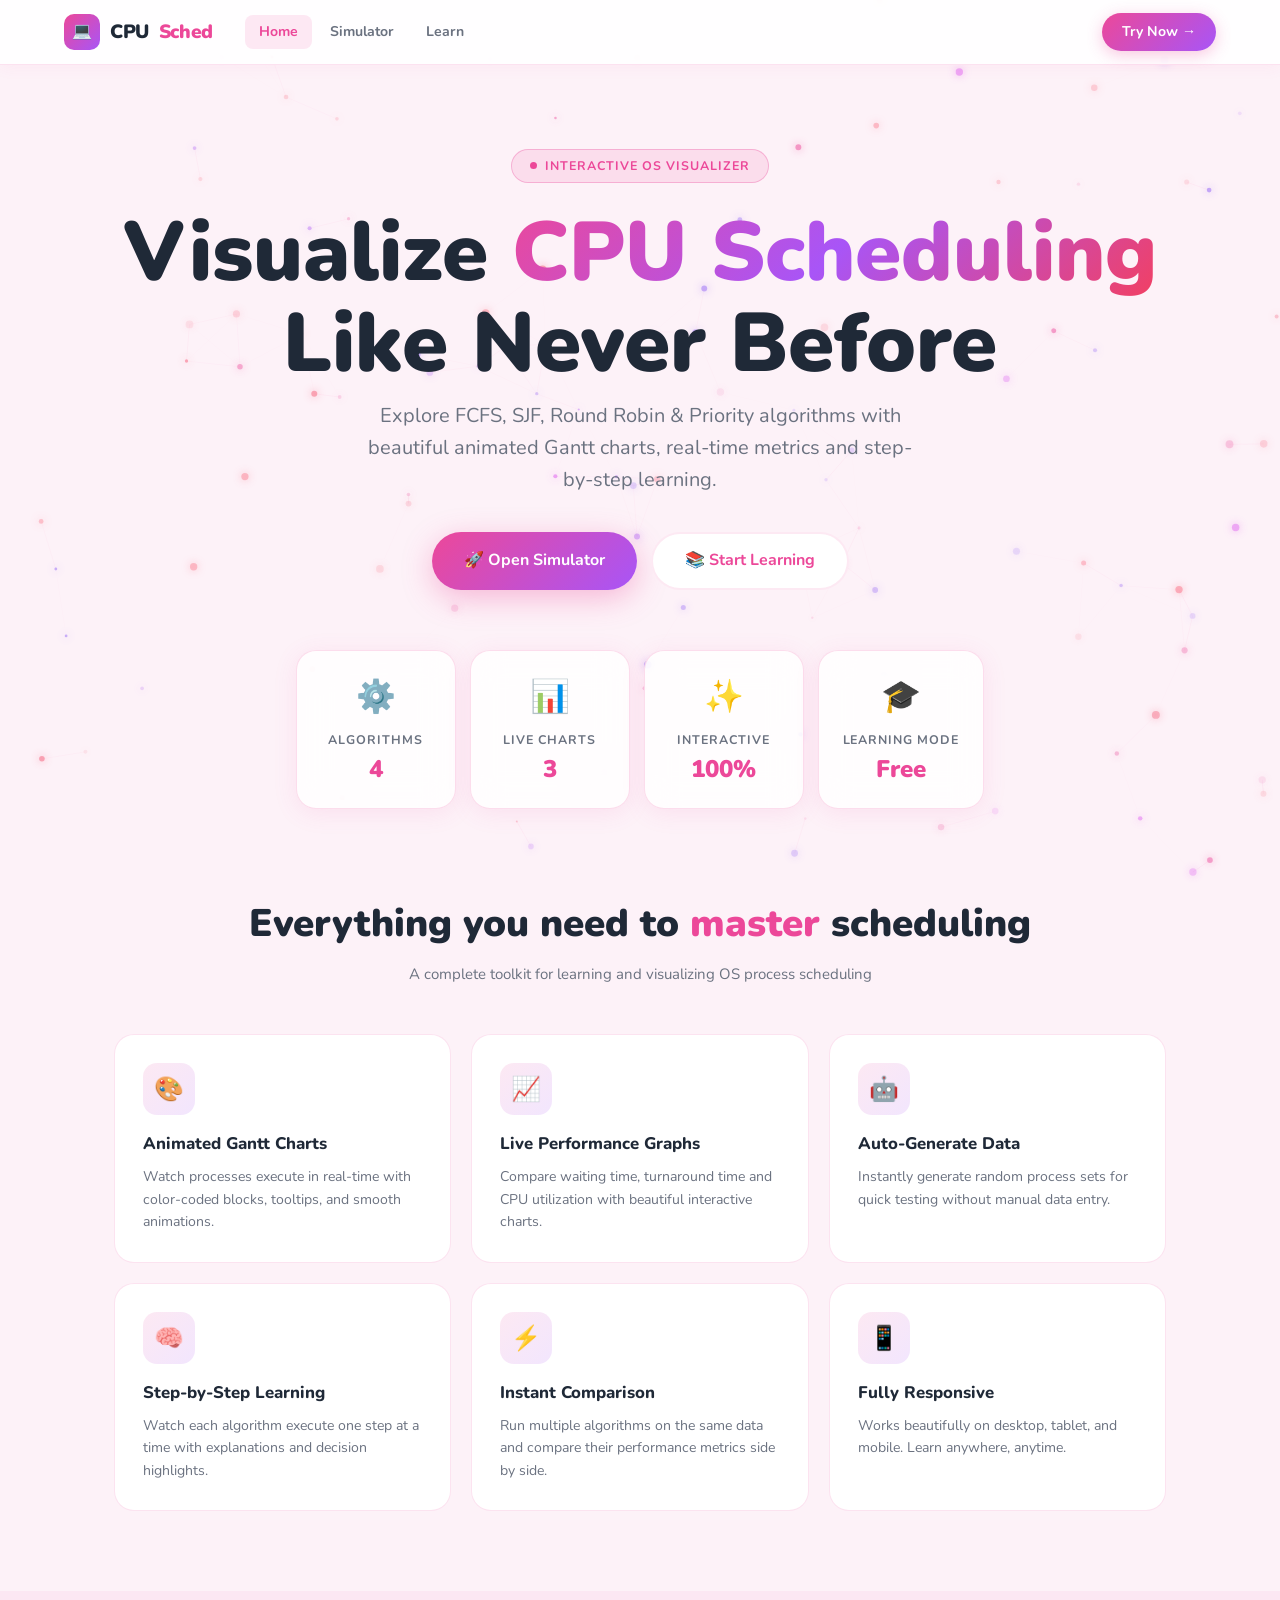
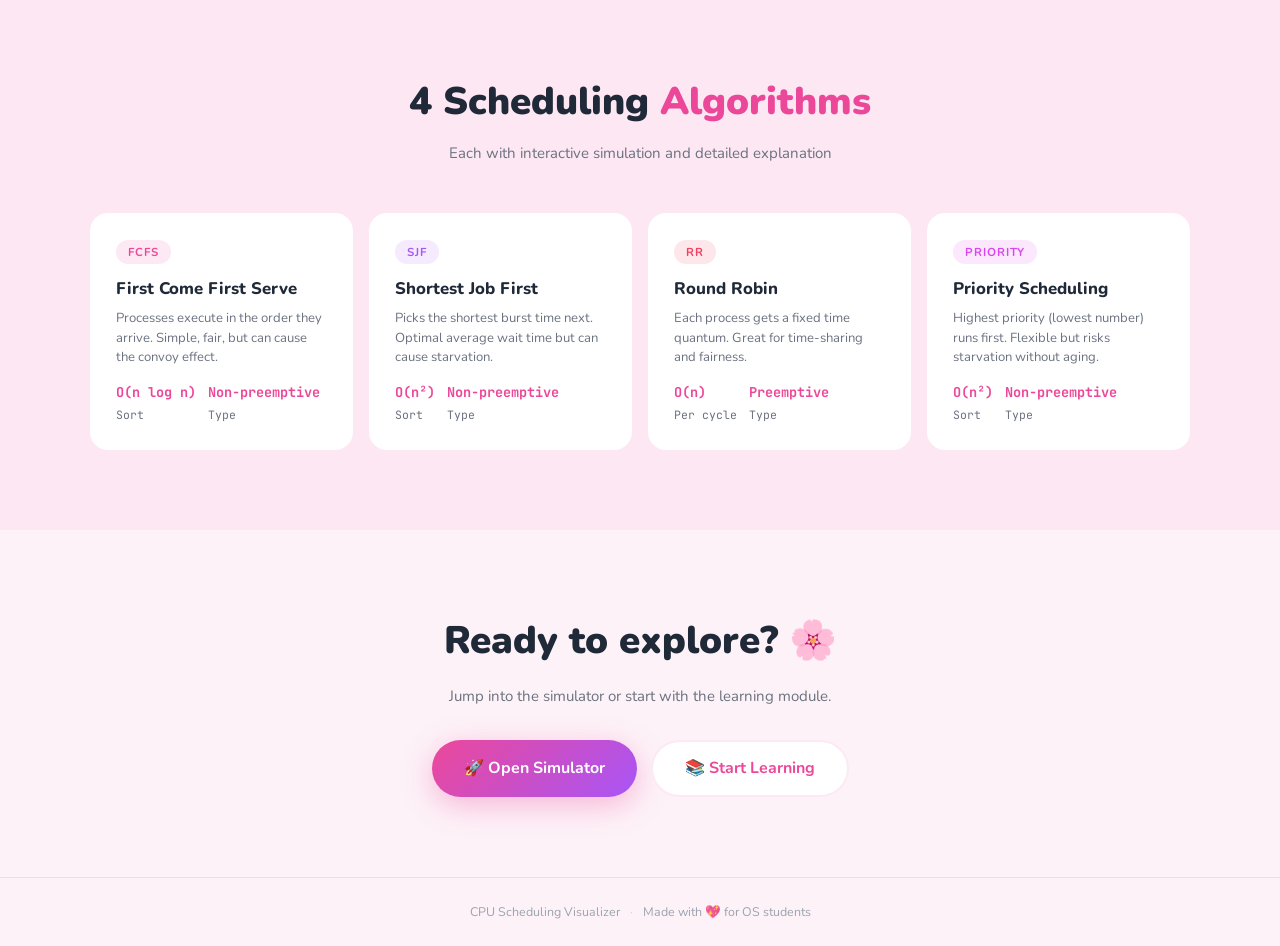
<file: index.html>
<!DOCTYPE html>
<html lang="en">
<head>
  <meta charset="UTF-8"/>
  <meta name="viewport" content="width=device-width, initial-scale=1.0"/>
  <title>CPUSched — CPU Scheduling Visualizer</title>
  <meta name="description" content="Interactive CPU scheduling visualizer with FCFS, SJF, Round Robin and Priority algorithms."/>
  <link rel="preconnect" href="https://fonts.googleapis.com"/>
  <link href="https://fonts.googleapis.com/css2?family=Nunito:wght@400;600;700;800;900&family=JetBrains+Mono:wght@400;600&display=swap" rel="stylesheet"/>
  <link rel="stylesheet" href="shared.css"/>
  <style>
    /* ── HOME PAGE ONLY ── */
    .hero {
      min-height: 92vh;
      display: flex; flex-direction: column;
      align-items: center; justify-content: center;
      text-align: center;
      padding: 40px 24px;
      position: relative; z-index: 1;
    }
    .hero-badge {
      display: inline-flex; align-items: center; gap: 8px;
      background: rgba(236,72,153,.12);
      border: 1px solid rgba(236,72,153,.3);
      border-radius: 50px;
      padding: 6px 18px;
      font-size: .78rem; font-weight: 700;
      color: var(--primary);
      letter-spacing: .08em; text-transform: uppercase;
      margin-bottom: 24px;
      animation: fade-in .6s ease;
    }
    .hero-badge span { width: 7px; height: 7px; border-radius: 50%; background: var(--primary); display: inline-block; animation: blink 1.4s ease-in-out infinite; }
    .hero h1 {
      font-size: clamp(2.6rem, 7vw, 5.2rem);
      font-weight: 900; line-height: 1.1;
      color: var(--text);
      margin-bottom: 10px;
      animation: slide-up .7s ease;
    }
    .hero h1 .grad {
      background: linear-gradient(135deg, var(--primary), var(--secondary), var(--accent));
      -webkit-background-clip: text; -webkit-text-fill-color: transparent;
      background-clip: text;
    }
    .hero-sub {
      font-size: clamp(1rem, 2.5vw, 1.25rem);
      color: var(--text-muted);
      max-width: 560px; margin: 0 auto 36px;
      animation: slide-up .8s ease;
    }
    .hero-btns {
      display: flex; gap: 14px; flex-wrap: wrap; justify-content: center;
      animation: slide-up .9s ease;
    }
    .btn-hero-primary {
      background: linear-gradient(135deg, var(--primary), var(--secondary));
      color: #fff; font-family: var(--font-body); font-weight: 700;
      font-size: 1rem; padding: 14px 32px;
      border: none; border-radius: 50px; cursor: pointer;
      box-shadow: 0 8px 30px rgba(236,72,153,.35);
      transition: all .25s; text-decoration: none; display: inline-flex; align-items: center; gap: 8px;
    }
    .btn-hero-primary:hover { transform: translateY(-3px); box-shadow: 0 14px 40px rgba(236,72,153,.5); }
    .btn-hero-secondary {
      background: #fff; color: var(--primary);
      border: 2px solid var(--primary-light);
      font-family: var(--font-body); font-weight: 700;
      font-size: 1rem; padding: 14px 32px;
      border-radius: 50px; cursor: pointer;
      transition: all .25s; text-decoration: none; display: inline-flex; align-items: center; gap: 8px;
    }
    .btn-hero-secondary:hover { border-color: var(--primary); background: var(--surface-2); transform: translateY(-3px); }

    /* Floating cards */
    .hero-cards {
      display: flex; gap: 14px; justify-content: center;
      flex-wrap: wrap; margin-top: 60px;
      animation: slide-up 1s ease;
    }
    .hero-card {
      background: rgba(255,255,255,.85); backdrop-filter: blur(16px);
      border: 1px solid rgba(236,72,153,.18);
      border-radius: 20px; padding: 20px 24px;
      min-width: 160px; text-align: center;
      box-shadow: 0 4px 24px rgba(236,72,153,.1);
      transition: transform .25s, box-shadow .25s;
    }
    .hero-card:hover { transform: translateY(-6px); box-shadow: 0 12px 40px rgba(236,72,153,.2); }
    .hero-card-icon { font-size: 2rem; margin-bottom: 8px; }
    .hero-card-label { font-size: .78rem; font-weight: 700; color: var(--text-muted); text-transform: uppercase; letter-spacing: .08em; }
    .hero-card-value { font-size: 1.5rem; font-weight: 900; color: var(--primary); }

    /* Features */
    .features { max-width: 1100px; margin: 0 auto 80px; padding: 0 24px; }
    .section-label { text-align: center; margin-bottom: 48px; }
    .section-label h2 { font-size: clamp(1.6rem, 4vw, 2.4rem); font-weight: 900; color: var(--text); }
    .section-label p { color: var(--text-muted); margin-top: 8px; }
    .features-grid {
      display: grid; grid-template-columns: repeat(auto-fit, minmax(280px, 1fr)); gap: 20px;
    }
    .feature-card {
      background: #fff; border: 1px solid var(--border);
      border-radius: 20px; padding: 28px;
      transition: all .25s; position: relative; overflow: hidden;
    }
    .feature-card::before {
      content: ''; position: absolute; top: 0; left: 0; right: 0; height: 3px;
      background: linear-gradient(90deg, var(--primary), var(--secondary));
      transform: scaleX(0); transform-origin: left; transition: transform .3s;
    }
    .feature-card:hover::before { transform: scaleX(1); }
    .feature-card:hover { box-shadow: 0 8px 40px rgba(236,72,153,.12); transform: translateY(-4px); }
    .feature-icon {
      width: 52px; height: 52px; border-radius: 14px;
      background: linear-gradient(135deg, var(--primary-light), rgba(168,85,247,.15));
      display: flex; align-items: center; justify-content: center;
      font-size: 1.5rem; margin-bottom: 16px;
    }
    .feature-card h3 { font-size: 1.05rem; font-weight: 800; color: var(--text); margin-bottom: 8px; }
    .feature-card p { font-size: .88rem; color: var(--text-muted); line-height: 1.6; }

    /* Algorithms section */
    .algos { background: var(--surface-2); padding: 80px 24px; }
    .algos-inner { max-width: 1100px; margin: 0 auto; }
    .algo-grid { display: grid; grid-template-columns: repeat(auto-fit, minmax(240px, 1fr)); gap: 16px; margin-top: 40px; }
    .algo-card-home {
      background: #fff; border-radius: 18px;
      padding: 24px; border: 2px solid transparent;
      cursor: pointer; transition: all .25s;
      text-decoration: none; display: block;
    }
    .algo-card-home:hover { border-color: var(--primary); box-shadow: 0 8px 32px rgba(236,72,153,.15); transform: translateY(-4px); }
    .algo-tag {
      display: inline-block; padding: 3px 12px;
      border-radius: 50px; font-size: .72rem; font-weight: 700;
      letter-spacing: .08em; text-transform: uppercase;
      margin-bottom: 12px;
    }
    .tag-pink { background: rgba(236,72,153,.12); color: var(--primary); }
    .tag-purple { background: rgba(168,85,247,.12); color: var(--secondary); }
    .tag-rose { background: rgba(244,63,94,.12); color: var(--accent); }
    .tag-fuchsia { background: rgba(217,70,239,.12); color: #d946ef; }
    .algo-card-home h3 { font-size: 1.05rem; font-weight: 800; color: var(--text); margin-bottom: 6px; }
    .algo-card-home p { font-size: .82rem; color: var(--text-muted); line-height: 1.5; }
    .algo-card-home .algo-meta {
      display: flex; gap: 12px; margin-top: 14px;
      font-size: .72rem; color: var(--text-muted); font-family: var(--font-mono);
    }
    .algo-meta-item { display: flex; flex-direction: column; gap: 2px; }
    .algo-meta-item strong { color: var(--primary); font-size: .85rem; }

    /* CTA */
    .cta-section { text-align: center; padding: 80px 24px; }
    .cta-section h2 { font-size: clamp(1.6rem, 4vw, 2.4rem); font-weight: 900; color: var(--text); margin-bottom: 12px; }
    .cta-section p { color: var(--text-muted); margin-bottom: 32px; }
  </style>
</head>
<body>
  <canvas id="particles-canvas"></canvas>

  <!-- NAV -->
  <nav class="nav">
    <div class="nav-inner">
      <a href="index.html" class="nav-logo">
        <div class="nav-logo-icon">💻</div>
        CPU<span>Sched</span>
      </a>
      <div class="nav-links">
        <a href="index.html" class="nav-link active">Home</a>
        <a href="simulator.html" class="nav-link">Simulator</a>
        <a href="learn.html" class="nav-link">Learn</a>
      </div>
      <a href="simulator.html" class="nav-cta">Try Now →</a>
    </div>
  </nav>

  <!-- HERO -->
  <section class="hero">
    <div class="hero-badge"><span></span> Interactive OS Visualizer</div>
    <h1>Visualize <span class="grad">CPU Scheduling</span><br/>Like Never Before</h1>
    <p class="hero-sub">Explore FCFS, SJF, Round Robin & Priority algorithms with beautiful animated Gantt charts, real-time metrics and step-by-step learning.</p>
    <div class="hero-btns">
      <a href="simulator.html" class="btn-hero-primary">🚀 Open Simulator</a>
      <a href="learn.html" class="btn-hero-secondary">📚 Start Learning</a>
    </div>
    <div class="hero-cards">
      <div class="hero-card"><div class="hero-card-icon">⚙️</div><div class="hero-card-label">Algorithms</div><div class="hero-card-value">4</div></div>
      <div class="hero-card"><div class="hero-card-icon">📊</div><div class="hero-card-label">Live Charts</div><div class="hero-card-value">3</div></div>
      <div class="hero-card"><div class="hero-card-icon">✨</div><div class="hero-card-label">Interactive</div><div class="hero-card-value">100%</div></div>
      <div class="hero-card"><div class="hero-card-icon">🎓</div><div class="hero-card-label">Learning Mode</div><div class="hero-card-value">Free</div></div>
    </div>
  </section>

  <!-- FEATURES -->
  <section class="features">
    <div class="section-label">
      <h2>Everything you need to <span style="color:var(--primary)">master</span> scheduling</h2>
      <p>A complete toolkit for learning and visualizing OS process scheduling</p>
    </div>
    <div class="features-grid">
      <div class="feature-card"><div class="feature-icon">🎨</div><h3>Animated Gantt Charts</h3><p>Watch processes execute in real-time with color-coded blocks, tooltips, and smooth animations.</p></div>
      <div class="feature-card"><div class="feature-icon">📈</div><h3>Live Performance Graphs</h3><p>Compare waiting time, turnaround time and CPU utilization with beautiful interactive charts.</p></div>
      <div class="feature-card"><div class="feature-icon">🤖</div><h3>Auto-Generate Data</h3><p>Instantly generate random process sets for quick testing without manual data entry.</p></div>
      <div class="feature-card"><div class="feature-icon">🧠</div><h3>Step-by-Step Learning</h3><p>Watch each algorithm execute one step at a time with explanations and decision highlights.</p></div>
      <div class="feature-card"><div class="feature-icon">⚡</div><h3>Instant Comparison</h3><p>Run multiple algorithms on the same data and compare their performance metrics side by side.</p></div>
      <div class="feature-card"><div class="feature-icon">📱</div><h3>Fully Responsive</h3><p>Works beautifully on desktop, tablet, and mobile. Learn anywhere, anytime.</p></div>
    </div>
  </section>

  <!-- ALGORITHMS -->
  <section class="algos">
    <div class="algos-inner">
      <div class="section-label">
        <h2>4 Scheduling <span style="color:var(--primary)">Algorithms</span></h2>
        <p>Each with interactive simulation and detailed explanation</p>
      </div>
      <div class="algo-grid">
        <a href="learn.html#fcfs" class="algo-card-home">
          <span class="algo-tag tag-pink">FCFS</span>
          <h3>First Come First Serve</h3>
          <p>Processes execute in the order they arrive. Simple, fair, but can cause the convoy effect.</p>
          <div class="algo-meta"><div class="algo-meta-item"><strong>O(n log n)</strong>Sort</div><div class="algo-meta-item"><strong>Non-preemptive</strong>Type</div></div>
        </a>
        <a href="learn.html#sjf" class="algo-card-home">
          <span class="algo-tag tag-purple">SJF</span>
          <h3>Shortest Job First</h3>
          <p>Picks the shortest burst time next. Optimal average wait time but can cause starvation.</p>
          <div class="algo-meta"><div class="algo-meta-item"><strong>O(n²)</strong>Sort</div><div class="algo-meta-item"><strong>Non-preemptive</strong>Type</div></div>
        </a>
        <a href="learn.html#rr" class="algo-card-home">
          <span class="algo-tag tag-rose">RR</span>
          <h3>Round Robin</h3>
          <p>Each process gets a fixed time quantum. Great for time-sharing and fairness.</p>
          <div class="algo-meta"><div class="algo-meta-item"><strong>O(n)</strong>Per cycle</div><div class="algo-meta-item"><strong>Preemptive</strong>Type</div></div>
        </a>
        <a href="learn.html#priority" class="algo-card-home">
          <span class="algo-tag tag-fuchsia">Priority</span>
          <h3>Priority Scheduling</h3>
          <p>Highest priority (lowest number) runs first. Flexible but risks starvation without aging.</p>
          <div class="algo-meta"><div class="algo-meta-item"><strong>O(n²)</strong>Sort</div><div class="algo-meta-item"><strong>Non-preemptive</strong>Type</div></div>
        </a>
      </div>
    </div>
  </section>

  <!-- CTA -->
  <section class="cta-section">
    <h2>Ready to explore? 🌸</h2>
    <p>Jump into the simulator or start with the learning module.</p>
    <div class="hero-btns">
      <a href="simulator.html" class="btn-hero-primary">🚀 Open Simulator</a>
      <a href="learn.html" class="btn-hero-secondary">📚 Start Learning</a>
    </div>
  </section>

  <footer class="site-footer">
    <span>CPU Scheduling Visualizer</span>
    <span class="footer-sep">·</span>
    <span>Made with 💖 for OS students</span>
  </footer>

  <script src="particles.js"></script>
</body>
</html>
</file>
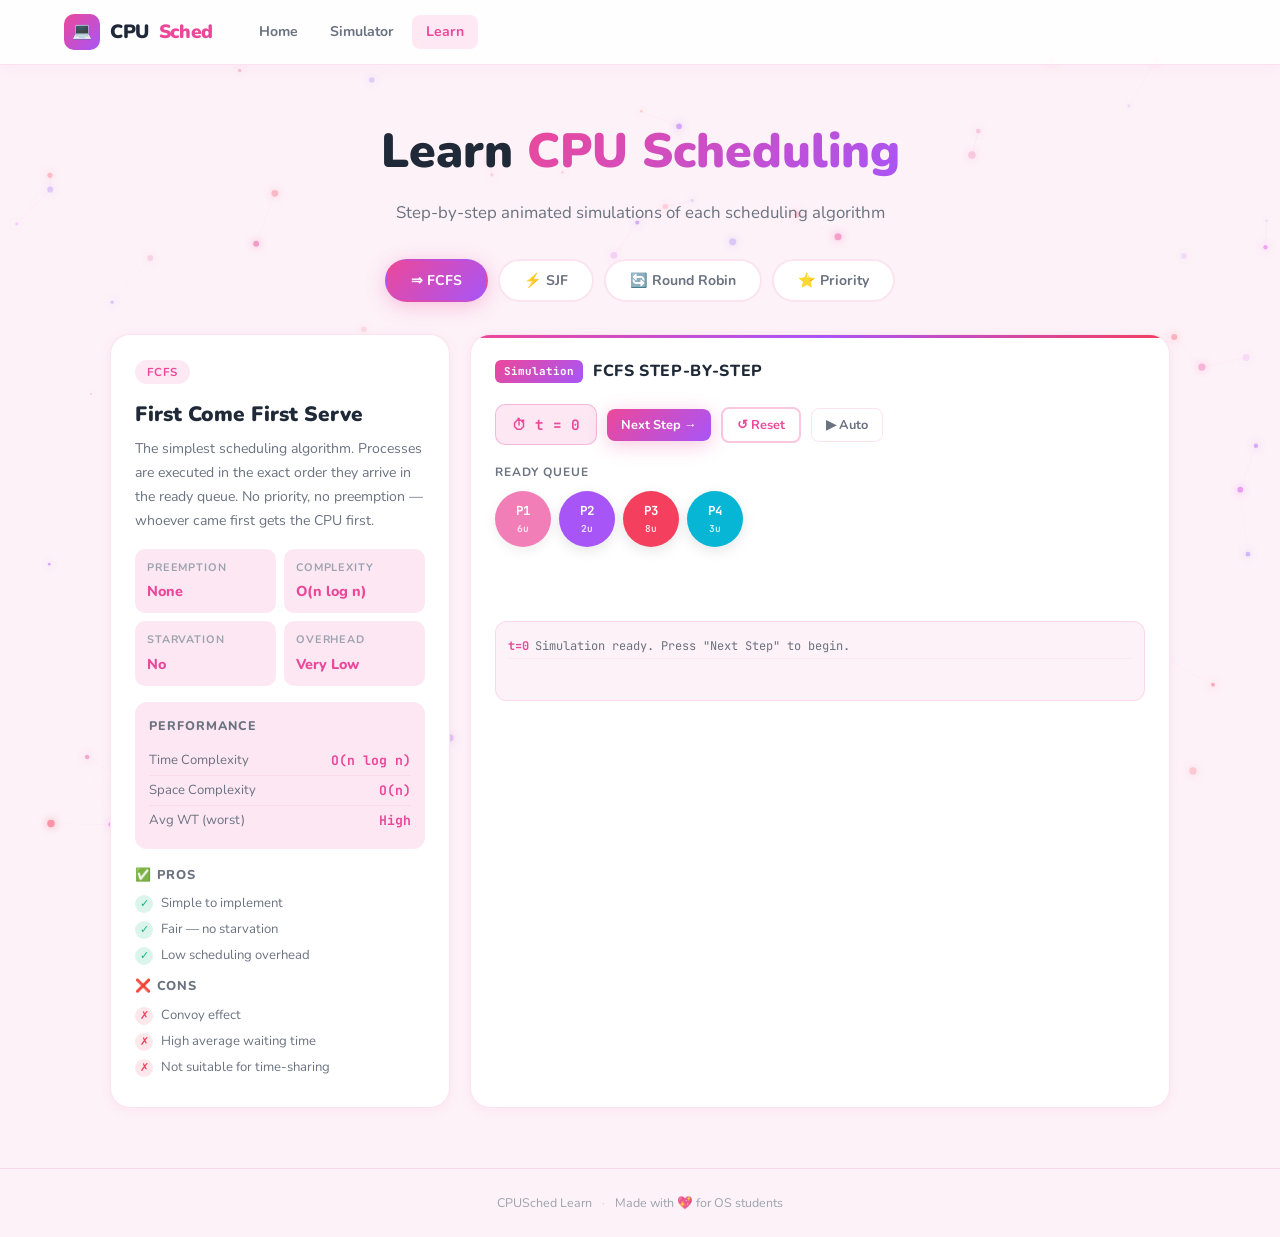
<file: learn.html>
<!DOCTYPE html>
<html lang="en">
<head>
  <meta charset="UTF-8"/>
  <meta name="viewport" content="width=device-width, initial-scale=1.0"/>
  <title>Learn — CPUSched</title>
  <link rel="preconnect" href="https://fonts.googleapis.com"/>
  <link href="https://fonts.googleapis.com/css2?family=Nunito:wght@400;600;700;800;900&family=JetBrains+Mono:wght@400;600&display=swap" rel="stylesheet"/>
  <link rel="stylesheet" href="shared.css"/>
  <style>
    .learn-hero { position:relative;z-index:1;text-align:center;padding:48px 24px 32px; }
    .learn-hero h1 { font-size:clamp(1.8rem,4vw,3rem);font-weight:900;color:var(--text); }
    .learn-hero h1 span { background:linear-gradient(135deg,var(--primary),var(--secondary));-webkit-background-clip:text;-webkit-text-fill-color:transparent;background-clip:text; }
    .learn-hero p { color:var(--text-muted);margin-top:10px;font-size:1.05rem; }

    /* Algo tabs */
    .algo-tabs { display:flex;justify-content:center;gap:10px;flex-wrap:wrap;margin:0 24px 32px;position:relative;z-index:1; }
    .algo-tab {
      padding:10px 24px;border-radius:50px;border:2px solid var(--border);
      background:var(--surface);font-family:var(--font-body);font-size:.88rem;font-weight:700;
      color:var(--text-muted);cursor:pointer;transition:all .2s;
    }
    .algo-tab:hover { border-color:var(--primary);color:var(--primary); }
    .algo-tab.active { background:linear-gradient(135deg,var(--primary),var(--secondary));color:#fff;border-color:transparent;box-shadow:0 4px 20px rgba(236,72,153,.3); }

    /* Learn content */
    .learn-content { max-width:1100px;margin:0 auto 60px;padding:0 20px;position:relative;z-index:1; }
    .algo-section { display:none; }
    .algo-section.active { display:block; }

    /* Info + sim layout */
    .learn-grid { display:grid;grid-template-columns:340px 1fr;gap:20px; }
    @media(max-width:900px){ .learn-grid{grid-template-columns:1fr} }

    /* Info card */
    .info-card { background:var(--surface);border:1px solid var(--border);border-radius:var(--radius-lg);padding:24px;box-shadow:var(--shadow-sm);position:sticky;top:80px; }
    .info-card h2 { font-size:1.3rem;font-weight:900;color:var(--text);margin-bottom:6px; }
    .info-tag { display:inline-block;padding:3px 12px;border-radius:50px;font-size:.72rem;font-weight:700;letter-spacing:.08em;text-transform:uppercase;margin-bottom:14px; }
    .info-tag.pink { background:var(--primary-light);color:var(--primary); }
    .info-tag.purple { background:var(--secondary-light);color:var(--secondary); }
    .info-tag.rose { background:rgba(244,63,94,.1);color:var(--accent); }
    .info-tag.fuchsia { background:rgba(217,70,239,.1);color:#d946ef; }
    .info-desc { font-size:.88rem;color:var(--text-muted);line-height:1.7;margin-bottom:16px; }
    .info-props { display:grid;grid-template-columns:1fr 1fr;gap:8px; }
    .info-prop { background:var(--surface-2);border-radius:10px;padding:10px 12px; }
    .info-prop-label { font-size:.68rem;font-weight:700;color:var(--text-light);text-transform:uppercase;letter-spacing:.08em;display:block;margin-bottom:3px; }
    .info-prop-value { font-size:.9rem;font-weight:800;color:var(--primary); }
    .pros-cons { margin-top:16px; }
    .pros-cons h4 { font-size:.8rem;font-weight:800;text-transform:uppercase;letter-spacing:.06em;color:var(--text-muted);margin-bottom:8px; }
    .pc-item { display:flex;align-items:flex-start;gap:8px;font-size:.82rem;color:var(--text-muted);margin-bottom:5px; }
    .pc-dot { flex-shrink:0;width:18px;height:18px;border-radius:50%;display:flex;align-items:center;justify-content:center;font-size:.7rem;margin-top:2px; }
    .pc-dot.pro { background:rgba(16,185,129,.15);color:var(--green); }
    .pc-dot.con { background:rgba(244,63,94,.12);color:var(--accent); }

    /* Simulation panel */
    .sim-panel { background:var(--surface);border:1px solid var(--border);border-radius:var(--radius-lg);padding:24px;box-shadow:var(--shadow-sm);position:relative;overflow:hidden; }
    .sim-panel::before { content:'';position:absolute;top:0;left:0;right:0;height:3px;background:linear-gradient(90deg,var(--primary),var(--secondary),var(--accent)); }

    /* Process queue visual */
    .queue-label { font-size:.75rem;font-weight:700;color:var(--text-muted);text-transform:uppercase;letter-spacing:.08em;margin-bottom:8px; }
    .process-bubbles { display:flex;flex-wrap:wrap;gap:8px;min-height:52px;align-items:center; }
    .proc-bubble {
      display:flex;flex-direction:column;align-items:center;justify-content:center;
      width:56px;height:56px;border-radius:50%;font-family:var(--font-mono);font-weight:700;
      font-size:.78rem;color:#fff;cursor:default;transition:all .3s;position:relative;
      box-shadow:0 4px 14px rgba(0,0,0,.1);
    }
    .proc-bubble .bub-sub { font-size:.6rem;opacity:.8; }
    .proc-bubble.running { transform:scale(1.2);box-shadow:0 0 0 4px rgba(236,72,153,.3),0 6px 20px rgba(0,0,0,.15);animation:pulse-ring 1s ease-in-out infinite; }
    .proc-bubble.done { opacity:.35;transform:scale(.9); }
    .proc-bubble.waiting { opacity:.7; }

    /* Clock & controls */
    .sim-controls { display:flex;align-items:center;gap:10px;margin:18px 0;flex-wrap:wrap; }
    .clock-display { background:var(--surface-2);border:1.5px solid var(--border-strong);border-radius:10px;padding:8px 16px;font-family:var(--font-mono);font-size:.9rem;font-weight:700;color:var(--primary); }
    .step-log { background:var(--bg);border:1px solid var(--border);border-radius:var(--radius);padding:12px;min-height:80px;max-height:160px;overflow-y:auto;font-family:var(--font-mono);font-size:.75rem;line-height:1.7;color:var(--text-muted);margin-top:12px; }
    .log-entry { padding:2px 0;border-bottom:1px solid rgba(236,72,153,.06); }
    .log-entry .log-time { color:var(--primary);font-weight:700;margin-right:6px; }
    .log-entry .log-msg { color:var(--text-muted); }

    /* Gantt mini */
    .gantt-mini { min-height:48px;display:flex;align-items:stretch;gap:2px;border-radius:10px;overflow:hidden;margin-top:14px; }
    .gantt-mini-block { display:flex;align-items:center;justify-content:center;font-family:var(--font-mono);font-weight:700;font-size:.72rem;color:#fff;min-width:24px;border-radius:4px; }
    .gantt-mini-block.idle { background:var(--surface-2)!important;color:var(--text-light)!important; }

    /* Complexity table */
    .complexity-box { background:var(--surface-2);border-radius:var(--radius);padding:14px;margin-top:16px; }
    .complexity-box h4 { font-size:.78rem;font-weight:800;color:var(--text-muted);text-transform:uppercase;letter-spacing:.08em;margin-bottom:10px; }
    .complexity-row { display:flex;justify-content:space-between;font-size:.82rem;padding:4px 0;border-bottom:1px solid rgba(236,72,153,.08); }
    .complexity-row:last-child { border:none; }
    .complexity-key { color:var(--text-muted); }
    .complexity-val { font-family:var(--font-mono);font-weight:700;color:var(--primary); }

    /* Btn small */
    .btn-sm { padding:7px 14px;font-size:.8rem;border-radius:8px; }
  </style>
</head>
<body>
  <canvas id="particles-canvas"></canvas>
  <div class="toast-container" id="toast-container"></div>

  <nav class="nav">
    <div class="nav-inner">
      <a href="index.html" class="nav-logo"><div class="nav-logo-icon">💻</div>CPU<span>Sched</span></a>
      <div class="nav-links">
        <a href="index.html" class="nav-link">Home</a>
        <a href="simulator.html" class="nav-link">Simulator</a>
        <a href="learn.html" class="nav-link active">Learn</a>
      </div>
    </div>
  </nav>

  <div class="learn-hero">
    <h1>Learn <span>CPU Scheduling</span></h1>
    <p>Step-by-step animated simulations of each scheduling algorithm</p>
  </div>

  <div class="algo-tabs">
    <button class="algo-tab active" onclick="showAlgo('fcfs',this)">⇒ FCFS</button>
    <button class="algo-tab" onclick="showAlgo('sjf',this)">⚡ SJF</button>
    <button class="algo-tab" onclick="showAlgo('rr',this)">🔄 Round Robin</button>
    <button class="algo-tab" onclick="showAlgo('priority',this)">⭐ Priority</button>
  </div>

  <div class="learn-content">

    <!-- ── FCFS ── -->
    <div class="algo-section active" id="section-fcfs">
      <div class="learn-grid">
        <div class="info-card">
          <span class="info-tag pink">FCFS</span>
          <h2>First Come First Serve</h2>
          <p class="info-desc">The simplest scheduling algorithm. Processes are executed in the exact order they arrive in the ready queue. No priority, no preemption — whoever came first gets the CPU first.</p>
          <div class="info-props">
            <div class="info-prop"><span class="info-prop-label">Preemption</span><span class="info-prop-value">None</span></div>
            <div class="info-prop"><span class="info-prop-label">Complexity</span><span class="info-prop-value">O(n log n)</span></div>
            <div class="info-prop"><span class="info-prop-label">Starvation</span><span class="info-prop-value">No</span></div>
            <div class="info-prop"><span class="info-prop-label">Overhead</span><span class="info-prop-value">Very Low</span></div>
          </div>
          <div class="complexity-box">
            <h4>Performance</h4>
            <div class="complexity-row"><span class="complexity-key">Time Complexity</span><span class="complexity-val">O(n log n)</span></div>
            <div class="complexity-row"><span class="complexity-key">Space Complexity</span><span class="complexity-val">O(n)</span></div>
            <div class="complexity-row"><span class="complexity-key">Avg WT (worst)</span><span class="complexity-val">High</span></div>
          </div>
          <div class="pros-cons">
            <h4>✅ Pros</h4>
            <div class="pc-item"><div class="pc-dot pro">✓</div>Simple to implement</div>
            <div class="pc-item"><div class="pc-dot pro">✓</div>Fair — no starvation</div>
            <div class="pc-item"><div class="pc-dot pro">✓</div>Low scheduling overhead</div>
            <h4 style="margin-top:10px">❌ Cons</h4>
            <div class="pc-item"><div class="pc-dot con">✗</div>Convoy effect</div>
            <div class="pc-item"><div class="pc-dot con">✗</div>High average waiting time</div>
            <div class="pc-item"><div class="pc-dot con">✗</div>Not suitable for time-sharing</div>
          </div>
        </div>
        <div class="sim-panel" id="sim-fcfs">
          <div class="panel-header"><div class="step-badge">Simulation</div><h3 class="panel-title">FCFS Step-by-Step</h3></div>
          <div class="sim-controls">
            <div class="clock-display">⏱ t = <span id="fcfs-clock">0</span></div>
            <button class="btn btn--primary btn-sm" onclick="learnStep('fcfs')">Next Step →</button>
            <button class="btn btn--outline btn-sm" onclick="learnReset('fcfs')">↺ Reset</button>
            <button class="btn btn--ghost btn-sm" onclick="learnAuto('fcfs')">▶ Auto</button>
          </div>
          <div class="queue-label">Ready Queue</div>
          <div class="process-bubbles" id="fcfs-bubbles"></div>
          <div class="gantt-mini" id="fcfs-gantt"></div>
          <div class="step-log" id="fcfs-log"><div class="log-entry"><span class="log-time">t=0</span><span class="log-msg">Simulation ready. Press "Next Step" to begin.</span></div></div>
        </div>
      </div>
    </div>

    <!-- ── SJF ── -->
    <div class="algo-section" id="section-sjf">
      <div class="learn-grid">
        <div class="info-card">
          <span class="info-tag purple">SJF</span>
          <h2>Shortest Job First</h2>
          <p class="info-desc">At each scheduling decision point, the process with the shortest CPU burst time is selected. This is provably optimal for minimizing average waiting time, but requires knowing burst times in advance.</p>
          <div class="info-props">
            <div class="info-prop"><span class="info-prop-label">Preemption</span><span class="info-prop-value">None</span></div>
            <div class="info-prop"><span class="info-prop-label">Complexity</span><span class="info-prop-value">O(n²)</span></div>
            <div class="info-prop"><span class="info-prop-label">Starvation</span><span class="info-prop-value">Yes</span></div>
            <div class="info-prop"><span class="info-prop-label">Optimal WT</span><span class="info-prop-value">Yes</span></div>
          </div>
          <div class="complexity-box">
            <h4>Performance</h4>
            <div class="complexity-row"><span class="complexity-key">Time Complexity</span><span class="complexity-val">O(n²)</span></div>
            <div class="complexity-row"><span class="complexity-key">Space Complexity</span><span class="complexity-val">O(n)</span></div>
            <div class="complexity-row"><span class="complexity-key">Avg WT</span><span class="complexity-val">Minimum</span></div>
          </div>
          <div class="pros-cons">
            <h4>✅ Pros</h4>
            <div class="pc-item"><div class="pc-dot pro">✓</div>Minimum average waiting time</div>
            <div class="pc-item"><div class="pc-dot pro">✓</div>Better throughput than FCFS</div>
            <h4 style="margin-top:10px">❌ Cons</h4>
            <div class="pc-item"><div class="pc-dot con">✗</div>Long processes may starve</div>
            <div class="pc-item"><div class="pc-dot con">✗</div>Burst time must be known</div>
            <div class="pc-item"><div class="pc-dot con">✗</div>Not practical in real OS</div>
          </div>
        </div>
        <div class="sim-panel" id="sim-sjf">
          <div class="panel-header"><div class="step-badge">Simulation</div><h3 class="panel-title">SJF Step-by-Step</h3></div>
          <div class="sim-controls">
            <div class="clock-display">⏱ t = <span id="sjf-clock">0</span></div>
            <button class="btn btn--primary btn-sm" onclick="learnStep('sjf')">Next Step →</button>
            <button class="btn btn--outline btn-sm" onclick="learnReset('sjf')">↺ Reset</button>
            <button class="btn btn--ghost btn-sm" onclick="learnAuto('sjf')">▶ Auto</button>
          </div>
          <div class="queue-label">Ready Queue</div>
          <div class="process-bubbles" id="sjf-bubbles"></div>
          <div class="gantt-mini" id="sjf-gantt"></div>
          <div class="step-log" id="sjf-log"><div class="log-entry"><span class="log-time">t=0</span><span class="log-msg">Simulation ready. Press "Next Step" to begin.</span></div></div>
        </div>
      </div>
    </div>

    <!-- ── RR ── -->
    <div class="algo-section" id="section-rr">
      <div class="learn-grid">
        <div class="info-card">
          <span class="info-tag rose">Round Robin</span>
          <h2>Round Robin</h2>
          <p class="info-desc">Each process gets a fixed time slice (quantum). When a process's quantum expires, it's preempted and added to the back of the ready queue. Excellent for time-sharing systems.</p>
          <div class="info-props">
            <div class="info-prop"><span class="info-prop-label">Preemption</span><span class="info-prop-value">Yes</span></div>
            <div class="info-prop"><span class="info-prop-label">Complexity</span><span class="info-prop-value">O(n)</span></div>
            <div class="info-prop"><span class="info-prop-label">Starvation</span><span class="info-prop-value">No</span></div>
            <div class="info-prop"><span class="info-prop-label">Quantum</span><span class="info-prop-value">Configurable</span></div>
          </div>
          <div class="complexity-box">
            <h4>Performance</h4>
            <div class="complexity-row"><span class="complexity-key">Time Complexity</span><span class="complexity-val">O(n·q)</span></div>
            <div class="complexity-row"><span class="complexity-key">Space Complexity</span><span class="complexity-val">O(n)</span></div>
            <div class="complexity-row"><span class="complexity-key">Response Time</span><span class="complexity-val">Low</span></div>
          </div>
          <div class="field" style="margin-top:12px">
            <label>Time Quantum for simulation</label>
            <div class="quantum-row">
              <input type="range" id="rr-quantum-range" min="1" max="8" value="2" oninput="document.getElementById('rr-quantum').value=this.value; learnReset('rr')"/>
              <input type="number" id="rr-quantum" value="2" min="1" max="20" style="width:70px" oninput="document.getElementById('rr-quantum-range').value=this.value; learnReset('rr')"/>
            </div>
          </div>
          <div class="pros-cons" style="margin-top:12px">
            <h4>✅ Pros</h4>
            <div class="pc-item"><div class="pc-dot pro">✓</div>Fair — no starvation</div>
            <div class="pc-item"><div class="pc-dot pro">✓</div>Good response time</div>
            <h4 style="margin-top:10px">❌ Cons</h4>
            <div class="pc-item"><div class="pc-dot con">✗</div>High context-switch overhead</div>
            <div class="pc-item"><div class="pc-dot con">✗</div>Quantum size is critical</div>
          </div>
        </div>
        <div class="sim-panel" id="sim-rr">
          <div class="panel-header"><div class="step-badge">Simulation</div><h3 class="panel-title">Round Robin Step-by-Step</h3></div>
          <div class="sim-controls">
            <div class="clock-display">⏱ t = <span id="rr-clock">0</span></div>
            <button class="btn btn--primary btn-sm" onclick="learnStep('rr')">Next Step →</button>
            <button class="btn btn--outline btn-sm" onclick="learnReset('rr')">↺ Reset</button>
            <button class="btn btn--ghost btn-sm" onclick="learnAuto('rr')">▶ Auto</button>
          </div>
          <div class="queue-label">Ready Queue</div>
          <div class="process-bubbles" id="rr-bubbles"></div>
          <div class="gantt-mini" id="rr-gantt"></div>
          <div class="step-log" id="rr-log"><div class="log-entry"><span class="log-time">t=0</span><span class="log-msg">Simulation ready. Press "Next Step" to begin.</span></div></div>
        </div>
      </div>
    </div>

    <!-- ── PRIORITY ── -->
    <div class="algo-section" id="section-priority">
      <div class="learn-grid">
        <div class="info-card">
          <span class="info-tag fuchsia">Priority</span>
          <h2>Priority Scheduling</h2>
          <p class="info-desc">Each process is assigned a priority number. The scheduler always selects the highest priority (lowest number) process from the ready queue. Ties are broken by arrival time.</p>
          <div class="info-props">
            <div class="info-prop"><span class="info-prop-label">Preemption</span><span class="info-prop-value">None</span></div>
            <div class="info-prop"><span class="info-prop-label">Complexity</span><span class="info-prop-value">O(n²)</span></div>
            <div class="info-prop"><span class="info-prop-label">Starvation</span><span class="info-prop-value">Yes</span></div>
            <div class="info-prop"><span class="info-prop-label">Lower # = ?</span><span class="info-prop-value">Higher Prio</span></div>
          </div>
          <div class="complexity-box">
            <h4>Performance</h4>
            <div class="complexity-row"><span class="complexity-key">Time Complexity</span><span class="complexity-val">O(n²)</span></div>
            <div class="complexity-row"><span class="complexity-key">Space Complexity</span><span class="complexity-val">O(n)</span></div>
            <div class="complexity-row"><span class="complexity-key">Fairness</span><span class="complexity-val">Low</span></div>
          </div>
          <div class="pros-cons">
            <h4>✅ Pros</h4>
            <div class="pc-item"><div class="pc-dot pro">✓</div>Flexible priority control</div>
            <div class="pc-item"><div class="pc-dot pro">✓</div>Critical tasks run first</div>
            <h4 style="margin-top:10px">❌ Cons</h4>
            <div class="pc-item"><div class="pc-dot con">✗</div>Low-priority starvation</div>
            <div class="pc-item"><div class="pc-dot con">✗</div>Requires priority assignment</div>
          </div>
        </div>
        <div class="sim-panel" id="sim-priority">
          <div class="panel-header"><div class="step-badge">Simulation</div><h3 class="panel-title">Priority Step-by-Step</h3></div>
          <div class="sim-controls">
            <div class="clock-display">⏱ t = <span id="priority-clock">0</span></div>
            <button class="btn btn--primary btn-sm" onclick="learnStep('priority')">Next Step →</button>
            <button class="btn btn--outline btn-sm" onclick="learnReset('priority')">↺ Reset</button>
            <button class="btn btn--ghost btn-sm" onclick="learnAuto('priority')">▶ Auto</button>
          </div>
          <div class="queue-label">Ready Queue</div>
          <div class="process-bubbles" id="priority-bubbles"></div>
          <div class="gantt-mini" id="priority-gantt"></div>
          <div class="step-log" id="priority-log"><div class="log-entry"><span class="log-time">t=0</span><span class="log-msg">Simulation ready. Press "Next Step" to begin.</span></div></div>
        </div>
      </div>
    </div>

  </div>

  <footer class="site-footer"><span>CPUSched Learn</span><span class="footer-sep">·</span><span>Made with 💖 for OS students</span></footer>

  <script src="particles.js"></script>
  <script src="learn.js"></script>
</body>
</html>
</file>
<file: shared.css>
/* ============================================================
   shared.css — Pink Girly Theme (light, soft, modern)
   ============================================================ */
:root {
  --bg:           #fdf2f8;
  --surface:      #ffffff;
  --surface-2:    #fce7f3;
  --surface-3:    #fdf4ff;
  --border:       rgba(236,72,153,.15);
  --border-strong:rgba(236,72,153,.3);
  --primary:      #ec4899;
  --primary-dark: #db2777;
  --primary-light:rgba(236,72,153,.12);
  --secondary:    #a855f7;
  --secondary-light:rgba(168,85,247,.12);
  --accent:       #f43f5e;
  --green:        #10b981;
  --amber:        #f59e0b;
  --text:         #1f2937;
  --text-muted:   #6b7280;
  --text-light:   #9ca3af;
  --font-body:    'Nunito', sans-serif;
  --font-mono:    'JetBrains Mono', monospace;
  --radius:       12px;
  --radius-lg:    20px;
  --shadow-sm:    0 2px 12px rgba(236,72,153,.08);
  --shadow:       0 4px 24px rgba(236,72,153,.12);
  --shadow-lg:    0 8px 48px rgba(236,72,153,.18);

  --c0:#ec4899; --c1:#a855f7; --c2:#f43f5e; --c3:#06b6d4;
  --c4:#f59e0b; --c5:#10b981; --c6:#8b5cf6; --c7:#f97316;
  --c8:#14b8a6; --c9:#d946ef;
}

*, *::before, *::after { box-sizing: border-box; margin: 0; padding: 0; }
html { scroll-behavior: smooth; }

body {
  background: var(--bg);
  color: var(--text);
  font-family: var(--font-body);
  font-size: 15px;
  line-height: 1.6;
  min-height: 100vh;
  overflow-x: hidden;
}

/* Particle canvas */
#particles-canvas {
  position: fixed; inset: 0; z-index: 0;
  pointer-events: none;
}

/* ── NAV ─────────────────────────────────────────────────── */
.nav {
  position: sticky; top: 0; z-index: 100;
  background: rgba(255,255,255,.9);
  backdrop-filter: blur(20px);
  border-bottom: 1px solid var(--border);
  box-shadow: 0 2px 16px rgba(236,72,153,.06);
}
.nav-inner {
  max-width: 1200px; margin: 0 auto;
  display: flex; align-items: center; gap: 0;
  padding: 0 24px; height: 64px;
}
.nav-logo {
  display: flex; align-items: center; gap: 10px;
  font-size: 1.2rem; font-weight: 900;
  color: var(--text); text-decoration: none;
  letter-spacing: -.02em;
}
.nav-logo span { color: var(--primary); }
.nav-logo-icon {
  width: 36px; height: 36px; border-radius: 10px;
  background: linear-gradient(135deg, var(--primary), var(--secondary));
  display: flex; align-items: center; justify-content: center;
  font-size: 1rem;
}
.nav-links {
  display: flex; gap: 4px; margin-left: 32px;
}
.nav-link {
  font-size: .88rem; font-weight: 700;
  color: var(--text-muted); text-decoration: none;
  padding: 6px 14px; border-radius: 8px;
  transition: all .2s;
}
.nav-link:hover, .nav-link.active { background: var(--primary-light); color: var(--primary); }
.nav-cta {
  margin-left: auto;
  background: linear-gradient(135deg, var(--primary), var(--secondary));
  color: #fff; font-weight: 700; font-size: .88rem;
  padding: 8px 20px; border-radius: 50px;
  text-decoration: none; transition: all .2s;
  box-shadow: 0 4px 16px rgba(236,72,153,.3);
}
.nav-cta:hover { transform: translateY(-2px); box-shadow: 0 8px 24px rgba(236,72,153,.4); }

/* ── FOOTER ──────────────────────────────────────────────── */
.site-footer {
  text-align: center; font-size: .78rem; color: var(--text-light);
  border-top: 1px solid var(--border); padding: 24px;
  display: flex; align-items: center; justify-content: center;
  gap: 10px; flex-wrap: wrap;
  position: relative; z-index: 1;
}
.footer-sep { color: var(--border-strong); }

/* ── ANIMATIONS ──────────────────────────────────────────── */
@keyframes fade-in { from { opacity:0; } to { opacity:1; } }
@keyframes slide-up { from { opacity:0; transform:translateY(24px); } to { opacity:1; transform:translateY(0); } }
@keyframes blink { 0%,100%{opacity:1} 50%{opacity:.3} }
@keyframes spin { to { transform:rotate(360deg); } }
@keyframes pop-in { 0%{transform:scale(0);opacity:0} 70%{transform:scale(1.1)} 100%{transform:scale(1);opacity:1} }
@keyframes pulse-ring { 0%{box-shadow:0 0 0 0 rgba(236,72,153,.4)} 70%{box-shadow:0 0 0 10px transparent} 100%{box-shadow:0 0 0 0 transparent} }

/* ── PANEL ───────────────────────────────────────────────── */
.panel {
  background: var(--surface);
  border: 1px solid var(--border);
  border-radius: var(--radius-lg);
  padding: 24px;
  box-shadow: var(--shadow-sm);
  position: relative; overflow: hidden;
}
.panel::before {
  content: ''; position: absolute; top: 0; left: 0; right: 0; height: 3px;
  background: linear-gradient(90deg, var(--primary), var(--secondary), var(--accent));
}
.panel-header { display: flex; align-items: center; gap: 10px; margin-bottom: 20px; }
.panel-title { font-size: 1rem; font-weight: 800; color: var(--text); text-transform: uppercase; letter-spacing: .04em; }
.panel-title--sm { font-size: .88rem; }
.step-badge {
  background: linear-gradient(135deg, var(--primary), var(--secondary));
  color: #fff; font-family: var(--font-mono); font-size: .68rem; font-weight: 700;
  padding: 3px 9px; border-radius: 6px; flex-shrink: 0;
}

/* ── FORM ────────────────────────────────────────────────── */
.field { display: flex; flex-direction: column; gap: 5px; }
label { font-size: .75rem; font-weight: 700; color: var(--text-muted); letter-spacing: .06em; text-transform: uppercase; }
.hint { font-size: .68rem; font-weight: 400; color: var(--text-light); }

input[type="text"], input[type="number"], select {
  background: var(--bg);
  border: 1.5px solid var(--border);
  border-radius: 10px;
  color: var(--text); font-family: var(--font-mono); font-size: .88rem;
  padding: 10px 14px; outline: none; width: 100%;
  transition: border-color .2s, box-shadow .2s;
  -moz-appearance: textfield;
}
input[type="number"]::-webkit-inner-spin-button,
input[type="number"]::-webkit-outer-spin-button { -webkit-appearance: none; }
input:focus, select:focus {
  border-color: var(--primary);
  box-shadow: 0 0 0 3px rgba(236,72,153,.15);
}
input[type="range"] {
  -webkit-appearance: none; height: 4px;
  background: var(--surface-2); border: none; border-radius: 2px;
  padding: 0; cursor: pointer; flex: 1;
}
input[type="range"]::-webkit-slider-thumb {
  -webkit-appearance: none; width: 18px; height: 18px;
  border-radius: 50%; background: var(--primary);
  box-shadow: 0 2px 8px rgba(236,72,153,.4); cursor: pointer;
}
select {
  appearance: none; cursor: pointer;
  background-image: url("data:image/svg+xml,%3Csvg xmlns='http://www.w3.org/2000/svg' width='12' height='8' viewBox='0 0 12 8'%3E%3Cpath fill='%23ec4899' d='M0 0l6 8 6-8z'/%3E%3C/svg%3E");
  background-repeat: no-repeat; background-position: right 12px center; padding-right: 32px;
}

/* ── BUTTONS ─────────────────────────────────────────────── */
.btn {
  font-family: var(--font-body); font-weight: 700; font-size: .9rem;
  padding: 10px 20px; border: none; border-radius: 12px; cursor: pointer;
  display: inline-flex; align-items: center; gap: 8px; transition: all .2s;
}
.btn:active { transform: scale(.97); }

.btn--primary {
  background: linear-gradient(135deg, var(--primary), var(--secondary));
  color: #fff; box-shadow: 0 4px 20px rgba(236,72,153,.3);
}
.btn--primary:hover { box-shadow: 0 8px 32px rgba(236,72,153,.45); filter: brightness(1.05); transform: translateY(-2px); }

.btn--outline {
  background: transparent; color: var(--primary);
  border: 2px solid var(--border-strong);
}
.btn--outline:hover { background: var(--primary-light); border-color: var(--primary); }

.btn--ghost {
  background: transparent; color: var(--text-muted);
  border: 1.5px solid var(--border);
}
.btn--ghost:hover { color: var(--accent); border-color: var(--accent); background: rgba(244,63,94,.06); }

.btn--add { background: var(--primary-light); color: var(--primary); border: 1.5px dashed var(--border-strong); justify-content: center; width: 100%; }
.btn--add:hover { background: rgba(236,72,153,.2); }

/* ── TABLE ───────────────────────────────────────────────── */
.table-wrap { overflow-x: auto; border-radius: var(--radius); border: 1px solid var(--border); }
.process-table, .metrics-table { width: 100%; border-collapse: collapse; font-size: .85rem; }
.process-table th, .metrics-table th {
  background: var(--surface-2); color: var(--primary);
  font-size: .7rem; letter-spacing: .1em; text-transform: uppercase;
  padding: 10px 14px; text-align: left; white-space: nowrap; font-weight: 700;
}
.process-table td, .metrics-table td { padding: 10px 14px; border-top: 1px solid var(--border); }
.process-table tbody tr:hover, .metrics-table tbody tr:hover { background: rgba(236,72,153,.04); }
.pid-cell { font-family: var(--font-mono); font-weight: 700; color: var(--primary); }
.pid-dot { display: inline-block; width: 9px; height: 9px; border-radius: 50%; margin-right: 6px; vertical-align: middle; }
.empty-hint { text-align: center; color: var(--text-light); font-size: .85rem; padding: 32px; display: flex; flex-direction: column; align-items: center; gap: 10px; }
.btn-del { background: none; border: none; cursor: pointer; color: var(--text-light); font-size: 1rem; padding: 2px 6px; border-radius: 6px; transition: all .15s; }
.btn-del:hover { color: var(--accent); background: rgba(244,63,94,.1); }
.hidden { display: none !important; }
.col-priority.hidden { display: none; }

/* ── GANTT ───────────────────────────────────────────────── */
.gantt-wrapper { overflow-x: auto; padding-bottom: 8px; }
.gantt-chart { display: flex; align-items: stretch; min-height: 70px; border-radius: var(--radius); overflow: hidden; gap: 2px; }
.gantt-block {
  display: flex; align-items: center; justify-content: center;
  font-family: var(--font-mono); font-weight: 700; font-size: .78rem;
  color: #fff; min-width: 30px; position: relative; cursor: default;
  transition: filter .2s, transform .15s;
  border-radius: 6px;
  animation: block-pop .35s ease backwards;
}
.gantt-block:hover { filter: brightness(1.12); transform: scaleY(1.08); z-index: 2; }
@keyframes block-pop { from { transform:scaleY(0); opacity:0; } to { transform:scaleY(1); opacity:1; } }
.gantt-block::after {
  content: attr(data-tip); position: absolute; bottom: calc(100% + 8px); left: 50%;
  transform: translateX(-50%); background: var(--text);
  color: #fff; font-size: .72rem; padding: 5px 10px; border-radius: 8px;
  white-space: nowrap; pointer-events: none; opacity: 0; transition: opacity .15s; z-index: 20;
}
.gantt-block:hover::after { opacity: 1; }
.gantt-block.idle { background: var(--surface-2) !important; color: var(--text-light) !important; font-size: .65rem; }
.gantt-axis { position: relative; height: 24px; margin-top: 8px; font-family: var(--font-mono); font-size: .7rem; color: var(--text-light); }
.gantt-tick { position: absolute; transform: translateX(-50%); white-space: nowrap; display: flex; flex-direction: column; align-items: center; gap: 2px; }
.gantt-tick::before { content: ''; width: 1px; height: 5px; background: var(--border-strong); }
.gantt-legend { display: flex; flex-wrap: wrap; gap: 8px; margin-left: auto; }
.legend-item { display: flex; align-items: center; gap: 5px; font-size: .72rem; color: var(--text-muted); }
.legend-dot { width: 10px; height: 10px; border-radius: 50%; }

/* ── TOAST ───────────────────────────────────────────────── */
.toast-container { position: fixed; top: 80px; right: 20px; z-index: 9999; display: flex; flex-direction: column; gap: 10px; }
.toast {
  background: var(--surface); border: 1px solid var(--border);
  border-left: 3px solid var(--primary); color: var(--text);
  font-size: .82rem; font-weight: 600; padding: 12px 18px;
  border-radius: var(--radius); box-shadow: var(--shadow);
  animation: toast-in .3s ease, toast-out .3s ease 2.7s forwards; max-width: 320px;
}
.toast.error { border-left-color: var(--accent); }
.toast.success { border-left-color: var(--green); }
@keyframes toast-in { from{opacity:0;transform:translateX(40px)} to{opacity:1;transform:translateX(0)} }
@keyframes toast-out { to{opacity:0;transform:translateX(40px)} }

/* ── CHARTS ──────────────────────────────────────────────── */
.chart-container { height: 200px; position: relative; }
.charts-row { display: grid; grid-template-columns: 1fr 1fr 200px; gap: 16px; }
@media(max-width:900px){ .charts-row{grid-template-columns:1fr 1fr} .chart-card--donut{display:none} }
@media(max-width:600px){ .charts-row{grid-template-columns:1fr} }

/* ── STAT CARDS ──────────────────────────────────────────── */
.stats-row { display: grid; grid-template-columns: repeat(auto-fit,minmax(160px,1fr)); gap: 14px; }
.stat-card {
  background: var(--surface); border: 1px solid var(--border);
  border-radius: var(--radius-lg); padding: 18px 20px;
  box-shadow: var(--shadow-sm); position: relative; overflow: hidden;
}
.stat-card::before { content:''; position:absolute; top:0;left:0;right:0;height:3px; }
.stat-card.card-pink::before { background:linear-gradient(90deg,var(--primary),transparent); }
.stat-card.card-purple::before { background:linear-gradient(90deg,var(--secondary),transparent); }
.stat-card.card-green::before { background:linear-gradient(90deg,var(--green),transparent); }
.stat-card.card-amber::before { background:linear-gradient(90deg,var(--amber),transparent); }
.stat-card-label { font-size:.72rem;font-weight:700;color:var(--text-muted);letter-spacing:.1em;text-transform:uppercase;display:block;margin-bottom:6px; }
.stat-card-value { font-size:1.8rem;font-weight:900;line-height:1; }
.stat-card.card-pink .stat-card-value{color:var(--primary)}
.stat-card.card-purple .stat-card-value{color:var(--secondary)}
.stat-card.card-green .stat-card-value{color:var(--green)}
.stat-card.card-amber .stat-card-value{color:var(--amber)}
.stat-card-unit{font-size:.72rem;color:var(--text-light);margin-top:4px;display:block}

/* ── AVERAGES ────────────────────────────────────────────── */
.averages { display:flex;flex-wrap:wrap;gap:14px;margin-top:18px }
.avg-card { flex:1;min-width:140px;background:var(--surface-2);border:1px solid var(--border);border-radius:var(--radius);padding:14px 18px;text-align:center;transition:all .2s }
.avg-card:hover { border-color:var(--primary);box-shadow:0 4px 20px rgba(236,72,153,.1);transform:translateY(-2px) }
.avg-label { font-size:.68rem;font-weight:700;color:var(--text-muted);letter-spacing:.1em;text-transform:uppercase;display:block;margin-bottom:6px }
.avg-value { font-size:1.8rem;font-weight:900;background:linear-gradient(135deg,var(--primary),var(--secondary));-webkit-background-clip:text;-webkit-text-fill-color:transparent;background-clip:text;line-height:1 }
.avg-unit { font-size:.68rem;color:var(--text-light);margin-top:4px;display:block }

/* ── MINI BAR ────────────────────────────────────────────── */
.mini-bar-wrap { display:flex;align-items:center;gap:6px }
.mini-bar { height:6px;border-radius:3px;background:linear-gradient(90deg,var(--primary),var(--secondary));min-width:3px }

/* ── SCROLLBAR ───────────────────────────────────────────── */
::-webkit-scrollbar{width:6px;height:6px}
::-webkit-scrollbar-track{background:var(--bg)}
::-webkit-scrollbar-thumb{background:rgba(236,72,153,.3);border-radius:3px}
::-webkit-scrollbar-thumb:hover{background:var(--primary)}

/* ── RESULTS SECTION ─────────────────────────────────────── */
.results-section {
  position:relative;z-index:1;
  max-width:1200px;margin:0 auto 60px;padding:0 20px;
  display:flex;flex-direction:column;gap:20px;
  animation:slide-up .5s ease both;
}
.results-card {
  background:var(--surface);border:1px solid var(--border);
  border-radius:var(--radius-lg);padding:24px;box-shadow:var(--shadow-sm);
  position:relative;overflow:hidden;
}
.results-card::before {
  content:'';position:absolute;top:0;left:0;right:0;height:3px;
  background:linear-gradient(90deg,var(--primary),var(--secondary),var(--accent),transparent);
}

@media(max-width:820px){ .main-grid{grid-template-columns:1fr} }
</file>
